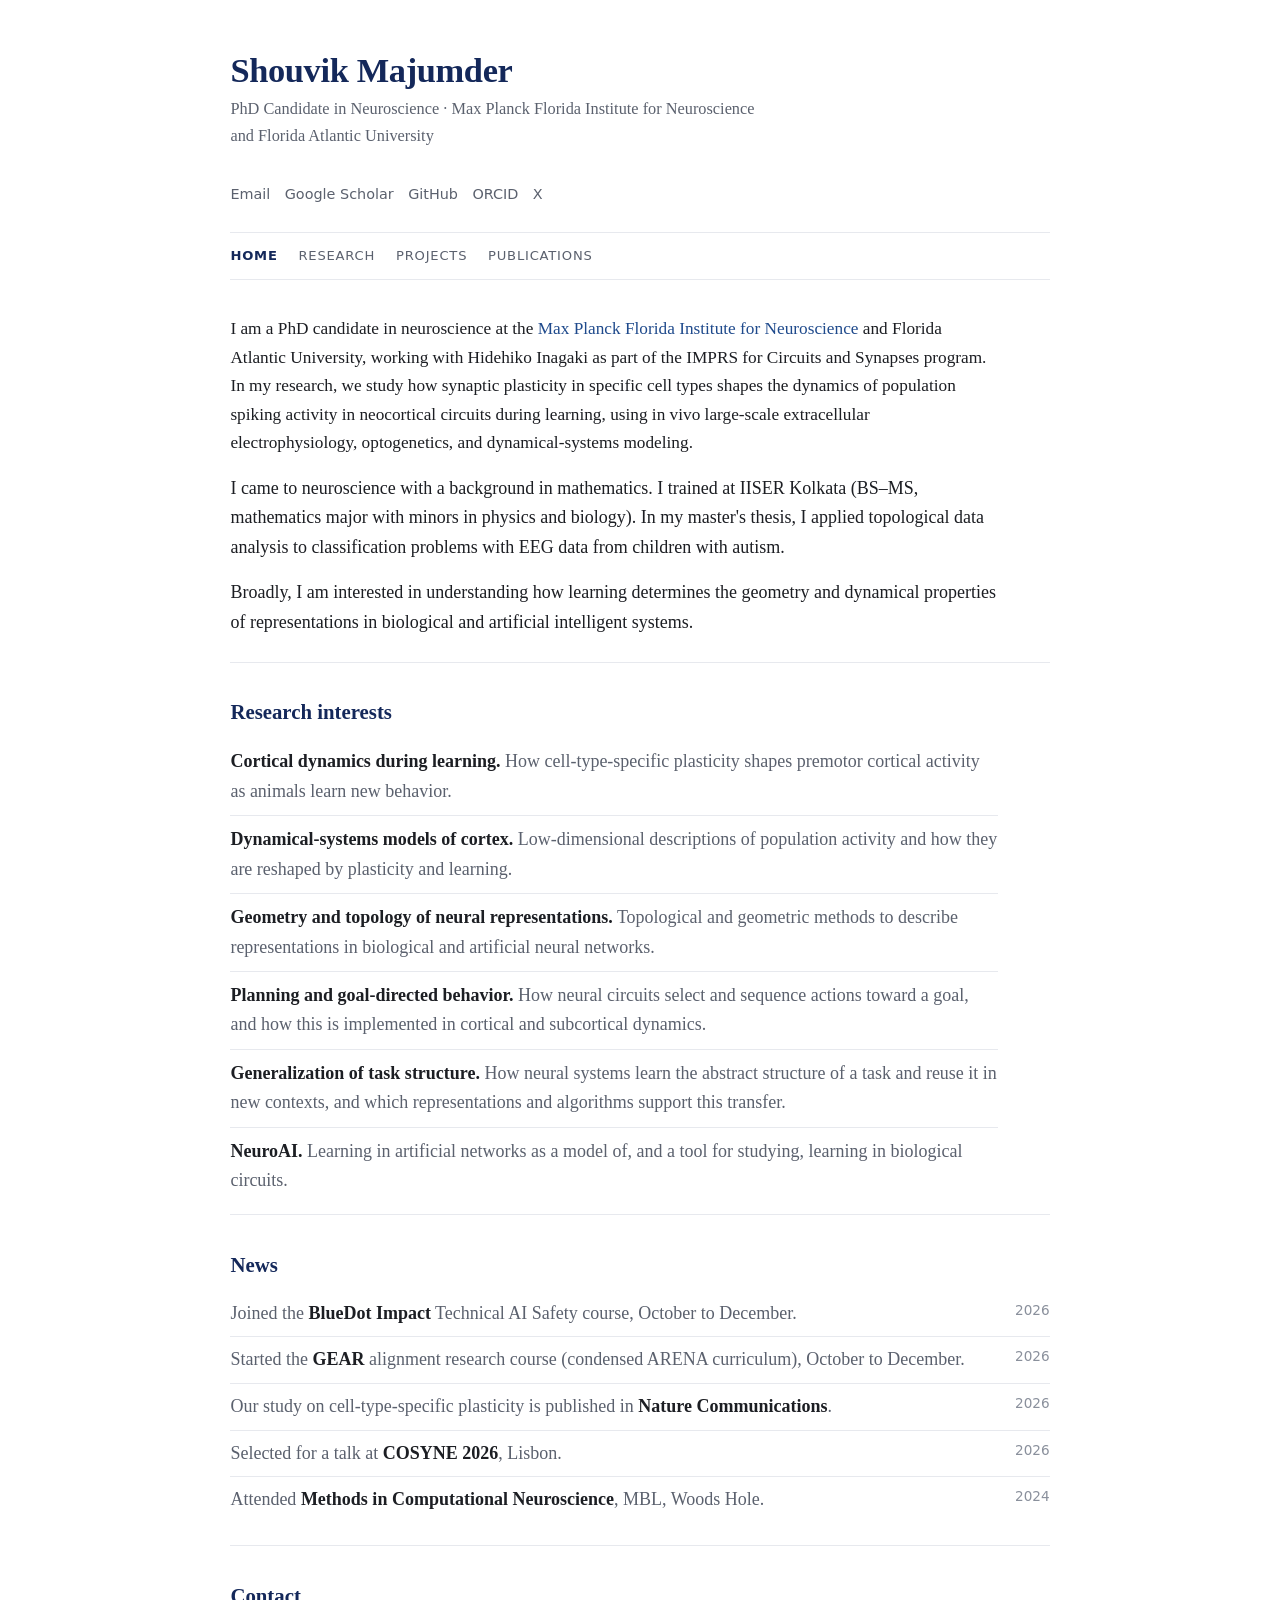
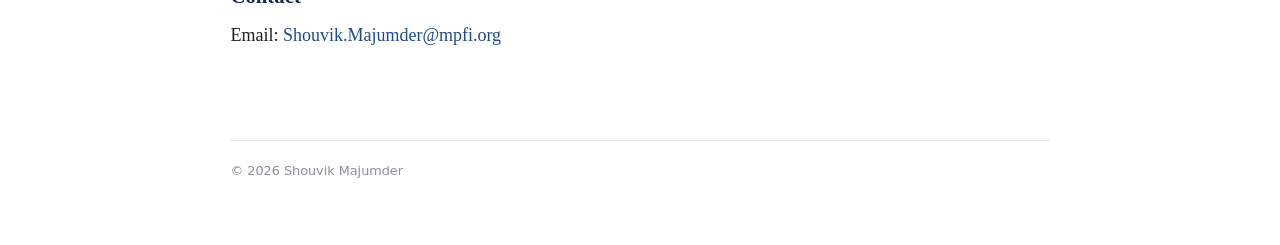
<file: index.html>
<!DOCTYPE html>
<html lang="en">
<head>
  <meta charset="utf-8">
  <meta name="viewport" content="width=device-width, initial-scale=1">
  <title>Shouvik Majumder</title>
  <meta name="description" content="Shouvik Majumder, PhD candidate in neuroscience at the Max Planck Florida Institute for Neuroscience and Florida Atlantic University. Systems and computational neuroscience, NeuroAI.">
  <meta property="og:title" content="Shouvik Majumder">
  <meta property="og:description" content="PhD candidate in neuroscience. Systems and computational neuroscience, NeuroAI.">
  <meta property="og:type" content="website">
  <link rel="stylesheet" href="assets/site.css">
</head>
<body>
  <header class="site-header">
    <div class="identity">
      <div>
        <h1><a href="index.html">Shouvik Majumder</a></h1>
        <p class="affiliation">PhD Candidate in Neuroscience · Max Planck Florida Institute for Neuroscience and Florida Atlantic University</p>
      </div>
      <div class="header-links" aria-label="Professional links">
        <a href="mailto:Shouvik.Majumder@mpfi.org">Email</a>
        <a href="https://scholar.google.com/citations?user=onPwMWQAAAAJ&amp;hl=en" target="_blank" rel="noopener">Google Scholar</a>
        <a href="https://github.com/shouvik-majumder" target="_blank" rel="noopener">GitHub</a>
        <a href="https://orcid.org/0000-0002-3828-3566" target="_blank" rel="noopener">ORCID</a>
        <a href="https://x.com/ShouvikMajumd11" target="_blank" rel="noopener">X</a>
      </div>
    </div>
    <nav class="site-nav" aria-label="Primary navigation">
      <a href="index.html" aria-current="page">Home</a>
      <a href="research.html">Research</a>
      <a href="projects.html">Projects</a>
      <a href="publications.html">Publications</a>
    </nav>
  </header>

  <main class="page">
    <section class="section">
      <p class="lede">
        I am a PhD candidate in neuroscience at the
        <a href="https://mpfi.org" target="_blank" rel="noopener">Max Planck Florida Institute for Neuroscience</a>
        and Florida Atlantic University, working with Hidehiko Inagaki as part of the IMPRS for Circuits and
        Synapses program. In my research, we study how synaptic plasticity in specific cell types shapes the
        dynamics of population spiking activity in neocortical circuits during learning, using in vivo large-scale
        extracellular electrophysiology, optogenetics, and dynamical-systems modeling.
      </p>
      <p>
        I came to neuroscience with a background in mathematics. I trained at IISER Kolkata (BS&ndash;MS,
        mathematics major with minors in physics and biology). In my master's thesis, I applied topological data
        analysis to classification problems with EEG data from children with autism.
      </p>
      <p>
        Broadly, I am interested in understanding how learning determines the geometry and dynamical properties
        of representations in biological and artificial intelligent systems.
      </p>
    </section>

    <section class="section" aria-labelledby="interests">
      <h2 id="interests">Research interests</h2>
      <ul class="themes">
        <li><b>Cortical dynamics during learning.</b> How cell-type-specific plasticity shapes premotor cortical activity as animals learn new behavior.</li>
        <li><b>Dynamical-systems models of cortex.</b> Low-dimensional descriptions of population activity and how they are reshaped by plasticity and learning.</li>
        <li><b>Geometry and topology of neural representations.</b> Topological and geometric methods to describe representations in biological and artificial neural networks.</li>
        <li><b>Planning and goal-directed behavior.</b> How neural circuits select and sequence actions toward a goal, and how this is implemented in cortical and subcortical dynamics.</li>
        <li><b>Generalization of task structure.</b> How neural systems learn the abstract structure of a task and reuse it in new contexts, and which representations and algorithms support this transfer.</li>
        <li><b>NeuroAI.</b> Learning in artificial networks as a model of, and a tool for studying, learning in biological circuits.</li>
      </ul>
    </section>

    <section class="section" aria-labelledby="news">
      <h2 id="news">News</h2>
      <div class="rows">
        <div class="row"><div>Joined the <b>BlueDot Impact</b> Technical AI Safety course, October to December.</div><div class="when">2026</div></div>
        <div class="row"><div>Started the <b>GEAR</b> alignment research course (condensed ARENA curriculum), October to December.</div><div class="when">2026</div></div>
        <div class="row"><div>Our study on cell-type-specific plasticity is published in <b>Nature Communications</b>.</div><div class="when">2026</div></div>
        <div class="row"><div>Selected for a talk at <b>COSYNE 2026</b>, Lisbon.</div><div class="when">2026</div></div>
        <div class="row"><div>Attended <b>Methods in Computational Neuroscience</b>, MBL, Woods Hole.</div><div class="when">2024</div></div>
      </div>
    </section>

    <section class="section" aria-labelledby="contact">
      <h2 id="contact">Contact</h2>
      <p>Email: <a href="mailto:Shouvik.Majumder@mpfi.org">Shouvik.Majumder@mpfi.org</a></p>
    </section>
  </main>

  <footer class="site-footer">
    <div class="footer-inner"><span>© <span id="yr">2026</span> Shouvik Majumder</span></div>
  </footer>
  <script>document.getElementById('yr').textContent = new Date().getFullYear();</script>
</body>
</html>
</file>
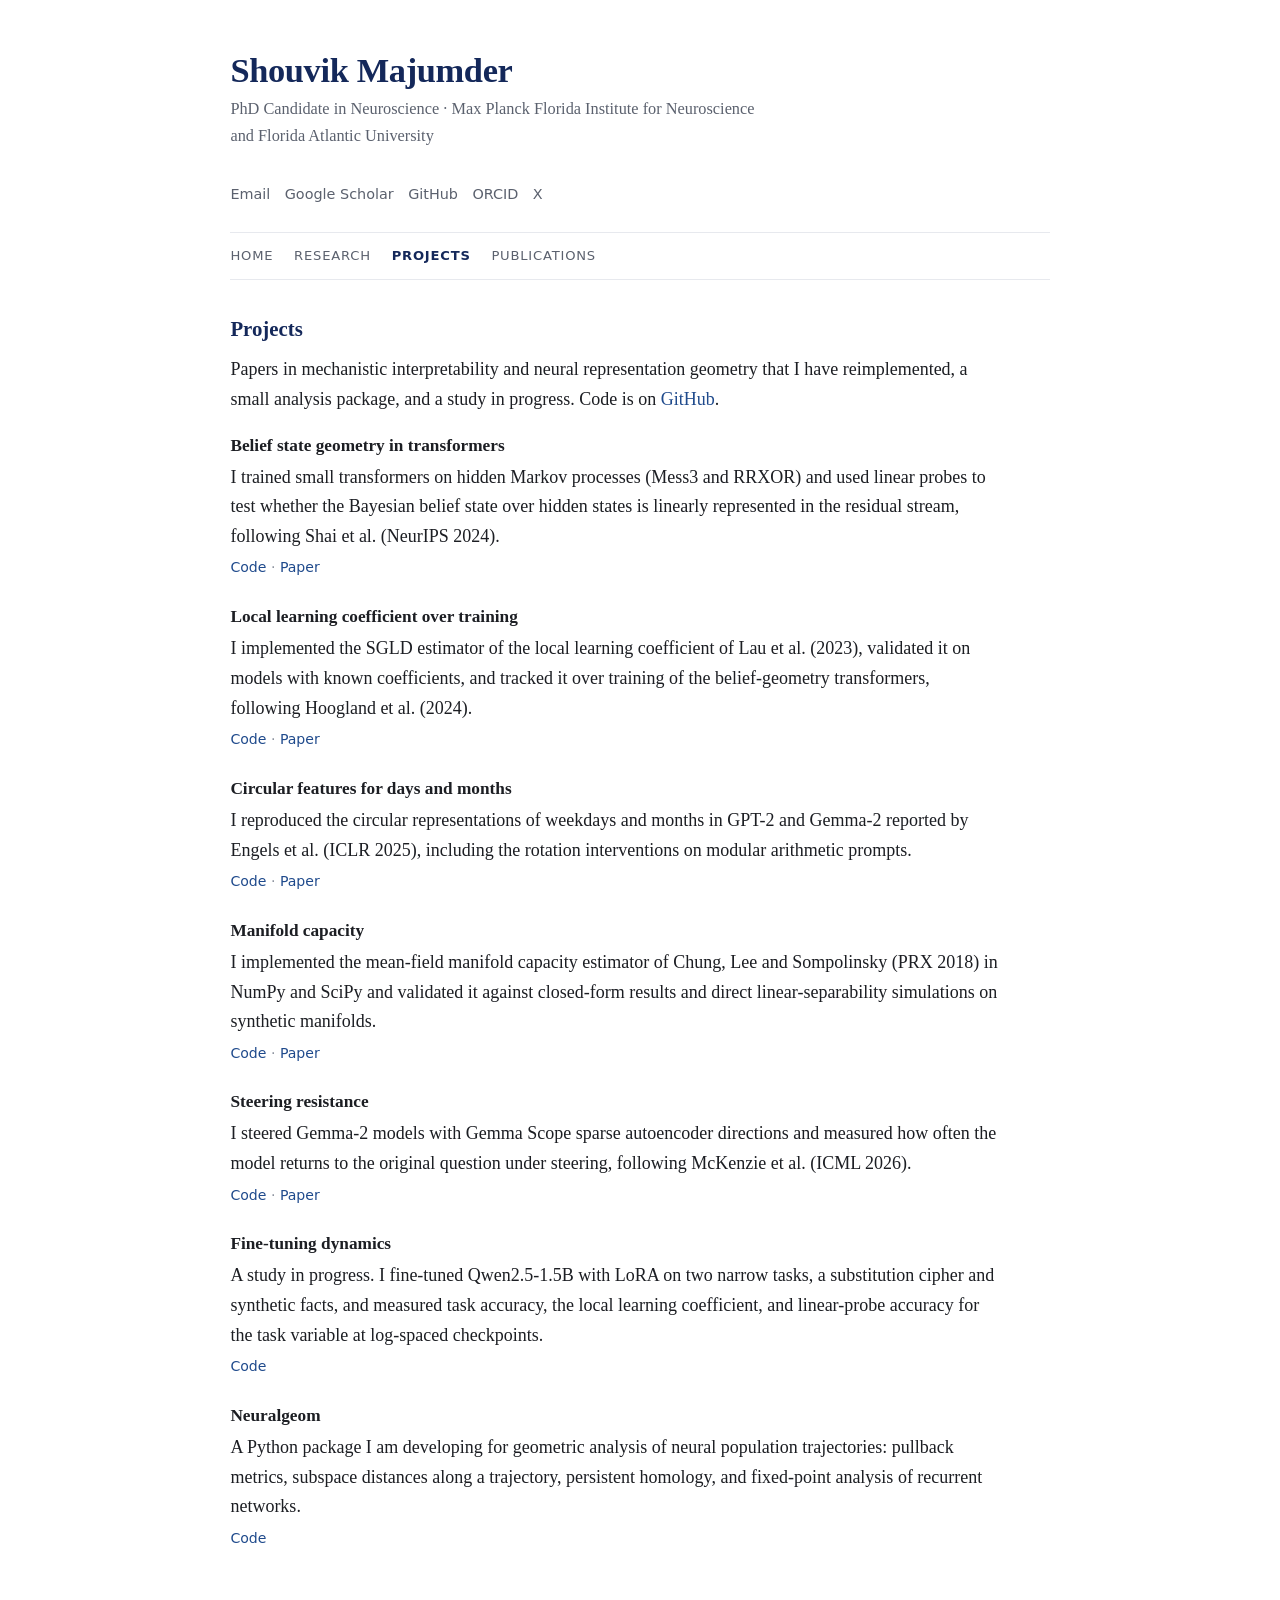
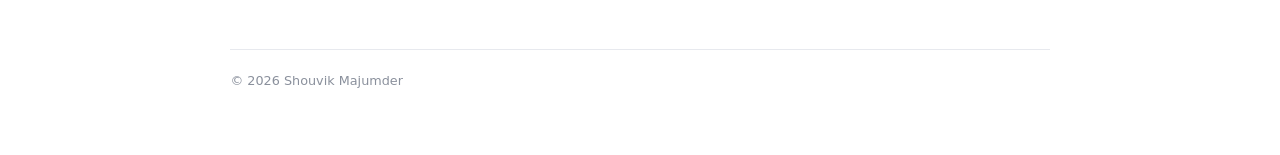
<file: projects.html>
<!DOCTYPE html>
<html lang="en">
<head>
  <meta charset="utf-8">
  <meta name="viewport" content="width=device-width, initial-scale=1">
  <title>Projects | Shouvik Majumder</title>
  <meta name="description" content="Reimplementations of papers in mechanistic interpretability and neural representation geometry.">
  <meta property="og:title" content="Projects | Shouvik Majumder">
  <meta property="og:description" content="Reimplementations of papers in mechanistic interpretability and neural representation geometry.">
  <meta property="og:type" content="website">
  <link rel="stylesheet" href="assets/site.css">
</head>
<body>
  <header class="site-header">
    <div class="identity">
      <div>
        <h1><a href="index.html">Shouvik Majumder</a></h1>
        <p class="affiliation">PhD Candidate in Neuroscience · Max Planck Florida Institute for Neuroscience and Florida Atlantic University</p>
      </div>
      <div class="header-links" aria-label="Professional links">
        <a href="mailto:Shouvik.Majumder@mpfi.org">Email</a>
        <a href="https://scholar.google.com/citations?user=onPwMWQAAAAJ&amp;hl=en" target="_blank" rel="noopener">Google Scholar</a>
        <a href="https://github.com/shouvik-majumder" target="_blank" rel="noopener">GitHub</a>
        <a href="https://orcid.org/0000-0002-3828-3566" target="_blank" rel="noopener">ORCID</a>
        <a href="https://x.com/ShouvikMajumd11" target="_blank" rel="noopener">X</a>
      </div>
    </div>
    <nav class="site-nav" aria-label="Primary navigation">
      <a href="index.html">Home</a>
      <a href="research.html">Research</a>
      <a href="projects.html" aria-current="page">Projects</a>
      <a href="publications.html">Publications</a>
    </nav>
  </header>

  <main class="page">
    <section class="section" aria-labelledby="projects">
      <h2 id="projects">Projects</h2>
      <p>Papers in mechanistic interpretability and neural representation geometry that I have reimplemented, a small analysis package, and a study in progress. Code is on <a href="https://github.com/shouvik-majumder" target="_blank" rel="noopener">GitHub</a>.</p>

      <div class="project-list">
        <article class="project">
          <h3>Belief state geometry in transformers</h3>
          <p>I trained small transformers on hidden Markov processes (Mess3 and RRXOR) and used linear probes to test whether the Bayesian belief state over hidden states is linearly represented in the residual stream, following Shai et al. (NeurIPS 2024).</p>
          <p class="links"><a href="https://github.com/shouvik-majumder/belief-geometry" target="_blank" rel="noopener">Code</a> · <a href="https://arxiv.org/abs/2405.15943" target="_blank" rel="noopener">Paper</a></p>
        </article>

        <article class="project">
          <h3>Local learning coefficient over training</h3>
          <p>I implemented the SGLD estimator of the local learning coefficient of Lau et al. (2023), validated it on models with known coefficients, and tracked it over training of the belief-geometry transformers, following Hoogland et al. (2024).</p>
          <p class="links"><a href="https://github.com/shouvik-majumder/llc" target="_blank" rel="noopener">Code</a> · <a href="https://arxiv.org/abs/2402.02364" target="_blank" rel="noopener">Paper</a></p>
        </article>

        <article class="project">
          <h3>Circular features for days and months</h3>
          <p>I reproduced the circular representations of weekdays and months in GPT-2 and Gemma-2 reported by Engels et al. (ICLR 2025), including the rotation interventions on modular arithmetic prompts.</p>
          <p class="links"><a href="https://github.com/shouvik-majumder/circular-features" target="_blank" rel="noopener">Code</a> · <a href="https://arxiv.org/abs/2405.14860" target="_blank" rel="noopener">Paper</a></p>
        </article>

        <article class="project">
          <h3>Manifold capacity</h3>
          <p>I implemented the mean-field manifold capacity estimator of Chung, Lee and Sompolinsky (PRX 2018) in NumPy and SciPy and validated it against closed-form results and direct linear-separability simulations on synthetic manifolds.</p>
          <p class="links"><a href="https://github.com/shouvik-majumder/manifold-capacity" target="_blank" rel="noopener">Code</a> · <a href="https://doi.org/10.1103/PhysRevX.8.031003" target="_blank" rel="noopener">Paper</a></p>
        </article>

        <article class="project">
          <h3>Steering resistance</h3>
          <p>I steered Gemma-2 models with Gemma Scope sparse autoencoder directions and measured how often the model returns to the original question under steering, following McKenzie et al. (ICML 2026).</p>
          <p class="links"><a href="https://github.com/shouvik-majumder/steering-resistance" target="_blank" rel="noopener">Code</a> · <a href="https://arxiv.org/abs/2602.06941" target="_blank" rel="noopener">Paper</a></p>
        </article>

        <article class="project">
          <h3>Fine-tuning dynamics</h3>
          <p>A study in progress. I fine-tuned Qwen2.5-1.5B with LoRA on two narrow tasks, a substitution cipher and synthetic facts, and measured task accuracy, the local learning coefficient, and linear-probe accuracy for the task variable at log-spaced checkpoints.</p>
          <p class="links"><a href="https://github.com/shouvik-majumder/finetune-dynamics" target="_blank" rel="noopener">Code</a></p>
        </article>

        <article class="project">
          <h3>Neuralgeom</h3>
          <p>A Python package I am developing for geometric analysis of neural population trajectories: pullback metrics, subspace distances along a trajectory, persistent homology, and fixed-point analysis of recurrent networks.</p>
          <p class="links"><a href="https://github.com/shouvik-majumder/neuralgeom" target="_blank" rel="noopener">Code</a></p>
        </article>
      </div>
    </section>
  </main>

  <footer class="site-footer">
    <div class="footer-inner"><span>© <span id="yr">2026</span> Shouvik Majumder</span></div>
  </footer>
  <script>document.getElementById('yr').textContent = new Date().getFullYear();</script>
</body>
</html>
</file>
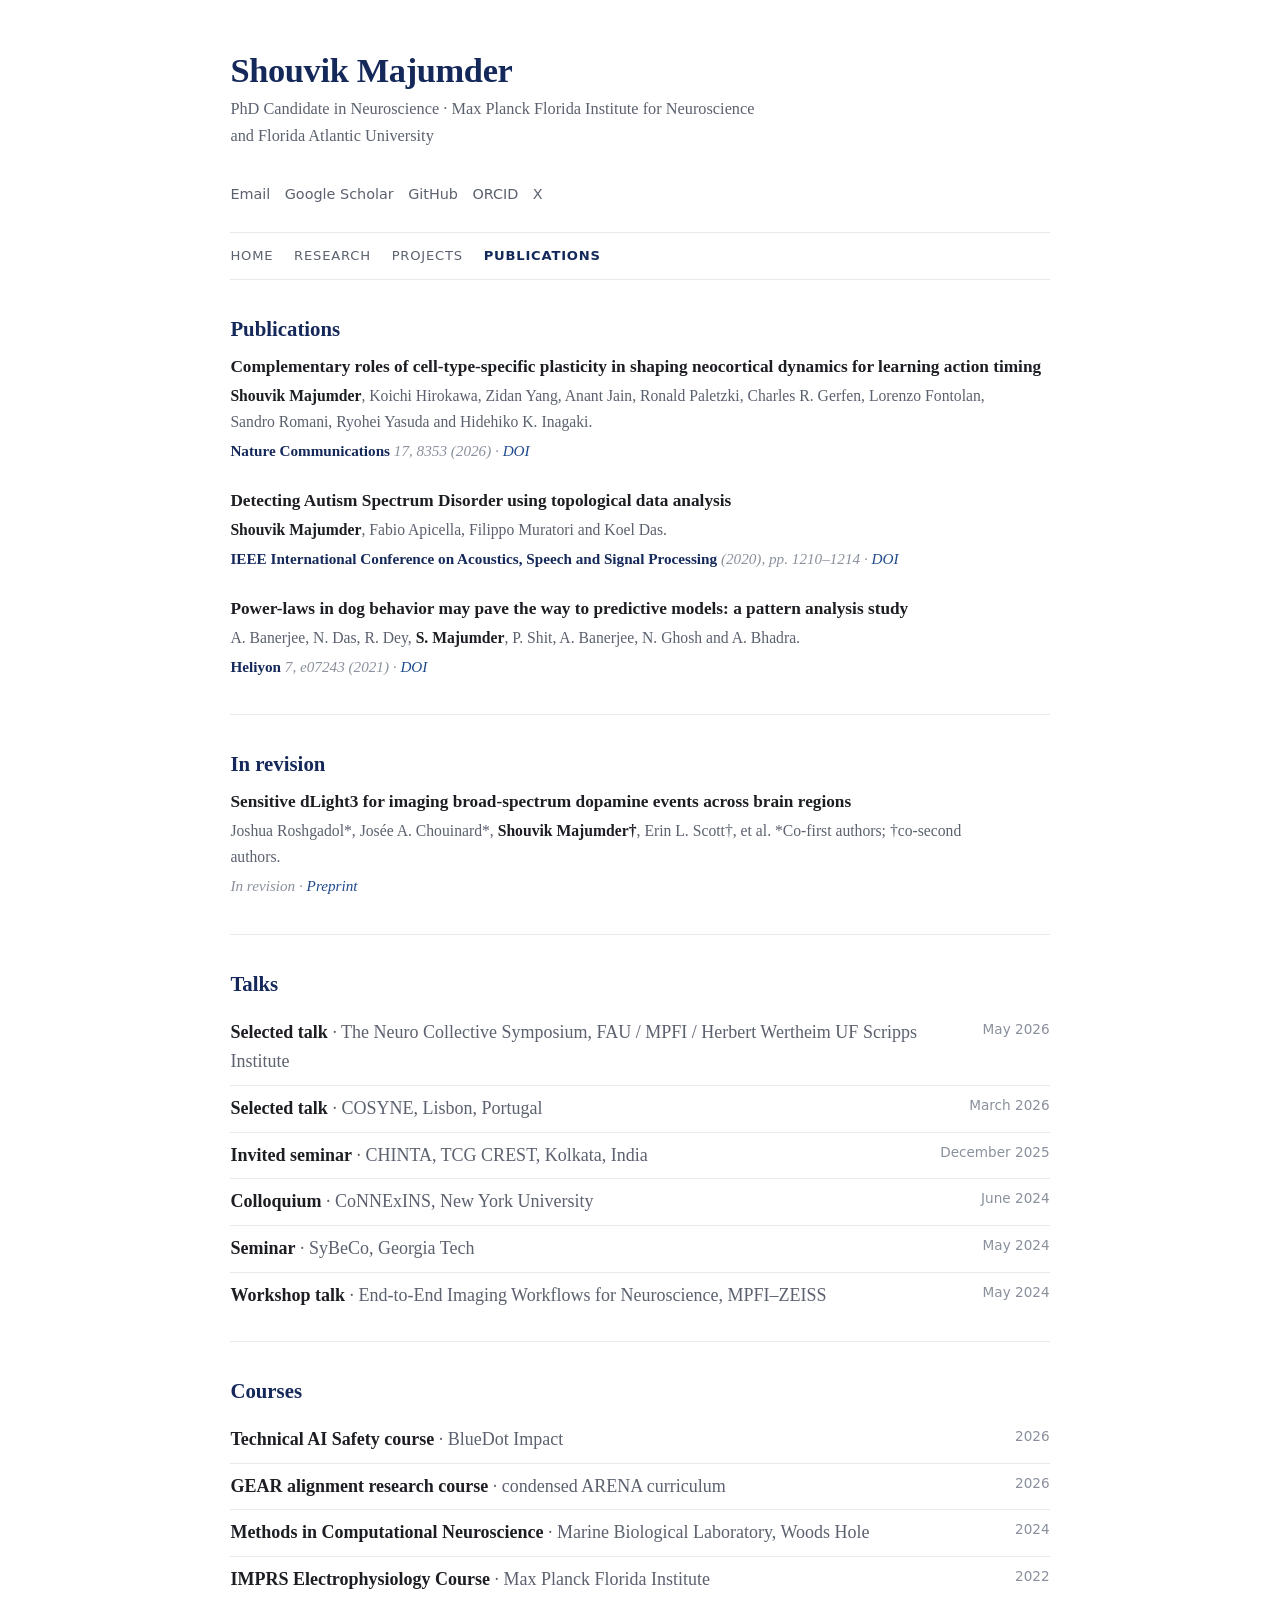
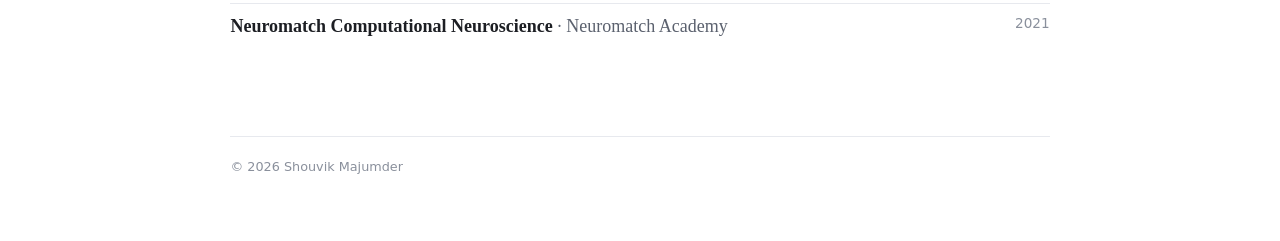
<file: publications.html>
<!DOCTYPE html>
<html lang="en">
<head>
  <meta charset="utf-8">
  <meta name="viewport" content="width=device-width, initial-scale=1">
  <title>Publications | Shouvik Majumder</title>
  <meta name="description" content="Peer-reviewed publications, manuscripts, talks, and selected training by Shouvik Majumder.">
  <meta property="og:title" content="Publications | Shouvik Majumder">
  <meta property="og:description" content="Research publications in systems neuroscience, topological data analysis, and quantitative behavior.">
  <meta property="og:type" content="website">
  <link rel="stylesheet" href="assets/site.css">
</head>
<body>
  <header class="site-header">
    <div class="identity">
      <div>
        <h1><a href="index.html">Shouvik Majumder</a></h1>
        <p class="affiliation">PhD Candidate in Neuroscience · Max Planck Florida Institute for Neuroscience and Florida Atlantic University</p>
      </div>
      <div class="header-links" aria-label="Professional links">
        <a href="mailto:Shouvik.Majumder@mpfi.org">Email</a>
        <a href="https://scholar.google.com/citations?user=onPwMWQAAAAJ&amp;hl=en" target="_blank" rel="noopener">Google Scholar</a>
        <a href="https://github.com/shouvik-majumder" target="_blank" rel="noopener">GitHub</a>
        <a href="https://orcid.org/0000-0002-3828-3566" target="_blank" rel="noopener">ORCID</a>
        <a href="https://x.com/ShouvikMajumd11" target="_blank" rel="noopener">X</a>
      </div>
    </div>
    <nav class="site-nav" aria-label="Primary navigation">
      <a href="index.html">Home</a>
      <a href="research.html">Research</a>
      <a href="projects.html">Projects</a>
      <a href="publications.html" aria-current="page">Publications</a>
    </nav>
  </header>

  <main class="page">
    <section class="section" aria-labelledby="peer-reviewed">
            <h2 id="peer-reviewed">Publications</h2>
      <div class="publication-list">
        <article class="publication">
          <h3>Complementary roles of cell-type-specific plasticity in shaping neocortical dynamics for learning action timing</h3>
          <p class="authors"><span class="me">Shouvik Majumder</span>, Koichi Hirokawa, Zidan Yang, Anant Jain, Ronald Paletzki, Charles R. Gerfen, Lorenzo Fontolan, Sandro Romani, Ryohei Yasuda and Hidehiko K. Inagaki.</p>
          <p class="venue"><strong>Nature Communications</strong> 17, 8353 (2026) · <a href="https://doi.org/10.1038/s41467-026-74869-1" target="_blank" rel="noopener">DOI</a></p>
        </article>
        <article class="publication">
          <h3>Detecting Autism Spectrum Disorder using topological data analysis</h3>
          <p class="authors"><span class="me">Shouvik Majumder</span>, Fabio Apicella, Filippo Muratori and Koel Das.</p>
          <p class="venue"><strong>IEEE International Conference on Acoustics, Speech and Signal Processing</strong> (2020), pp. 1210–1214 · <a href="https://doi.org/10.1109/ICASSP40776.2020.9054747" target="_blank" rel="noopener">DOI</a></p>
        </article>
        <article class="publication">
          <h3>Power-laws in dog behavior may pave the way to predictive models: a pattern analysis study</h3>
          <p class="authors">A. Banerjee, N. Das, R. Dey, <span class="me">S. Majumder</span>, P. Shit, A. Banerjee, N. Ghosh and A. Bhadra.</p>
          <p class="venue"><strong>Heliyon</strong> 7, e07243 (2021) · <a href="https://doi.org/10.1016/j.heliyon.2021.e07243" target="_blank" rel="noopener">DOI</a></p>
        </article>
      </div>
    </section>

    <section class="section" aria-labelledby="revision">
            <h2 id="revision">In revision</h2>
      <div class="publication-list">
        <article class="publication">
          <h3>Sensitive dLight3 for imaging broad-spectrum dopamine events across brain regions</h3>
          <p class="authors">Joshua Roshgadol*, Josée A. Chouinard*, <span class="me">Shouvik Majumder†</span>, Erin L. Scott†, et al. *Co-first authors; †co-second authors.</p>
          <p class="venue">In revision · <a href="https://pmc.ncbi.nlm.nih.gov/articles/PMC12393496/" target="_blank" rel="noopener">Preprint</a></p>
        </article>
      </div>
    </section>

    <section class="section" aria-labelledby="talks">
            <h2 id="talks">Talks</h2>
      <div class="rows">
        <div class="row"><div><b>Selected talk</b> · The Neuro Collective Symposium, FAU / MPFI / Herbert Wertheim UF Scripps Institute</div><div class="when">May 2026</div></div>
        <div class="row"><div><b>Selected talk</b> · COSYNE, Lisbon, Portugal</div><div class="when">March 2026</div></div>
        <div class="row"><div><b>Invited seminar</b> · CHINTA, TCG CREST, Kolkata, India</div><div class="when">December 2025</div></div>
        <div class="row"><div><b>Colloquium</b> · CoNNExINS, New York University</div><div class="when">June 2024</div></div>
        <div class="row"><div><b>Seminar</b> · SyBeCo, Georgia Tech</div><div class="when">May 2024</div></div>
        <div class="row"><div><b>Workshop talk</b> · End-to-End Imaging Workflows for Neuroscience, MPFI–ZEISS</div><div class="when">May 2024</div></div>
      </div>
    </section>

    <section class="section" aria-labelledby="training">
            <h2 id="training">Courses</h2>
      <div class="rows">
        <div class="row"><div><b>Technical AI Safety course</b> · BlueDot Impact</div><div class="when">2026</div></div>
        <div class="row"><div><b>GEAR alignment research course</b> · condensed ARENA curriculum</div><div class="when">2026</div></div>
        <div class="row"><div><b>Methods in Computational Neuroscience</b> · Marine Biological Laboratory, Woods Hole</div><div class="when">2024</div></div>
        <div class="row"><div><b>IMPRS Electrophysiology Course</b> · Max Planck Florida Institute</div><div class="when">2022</div></div>
        <div class="row"><div><b>Neuromatch Computational Neuroscience</b> · Neuromatch Academy</div><div class="when">2021</div></div>
      </div>
    </section>
  </main>

  <footer class="site-footer">
    <div class="footer-inner"><span>© <span id="yr">2026</span> Shouvik Majumder</span></div>
  </footer>
  <script>document.getElementById('yr').textContent = new Date().getFullYear();</script>
</body>
</html>
</file>
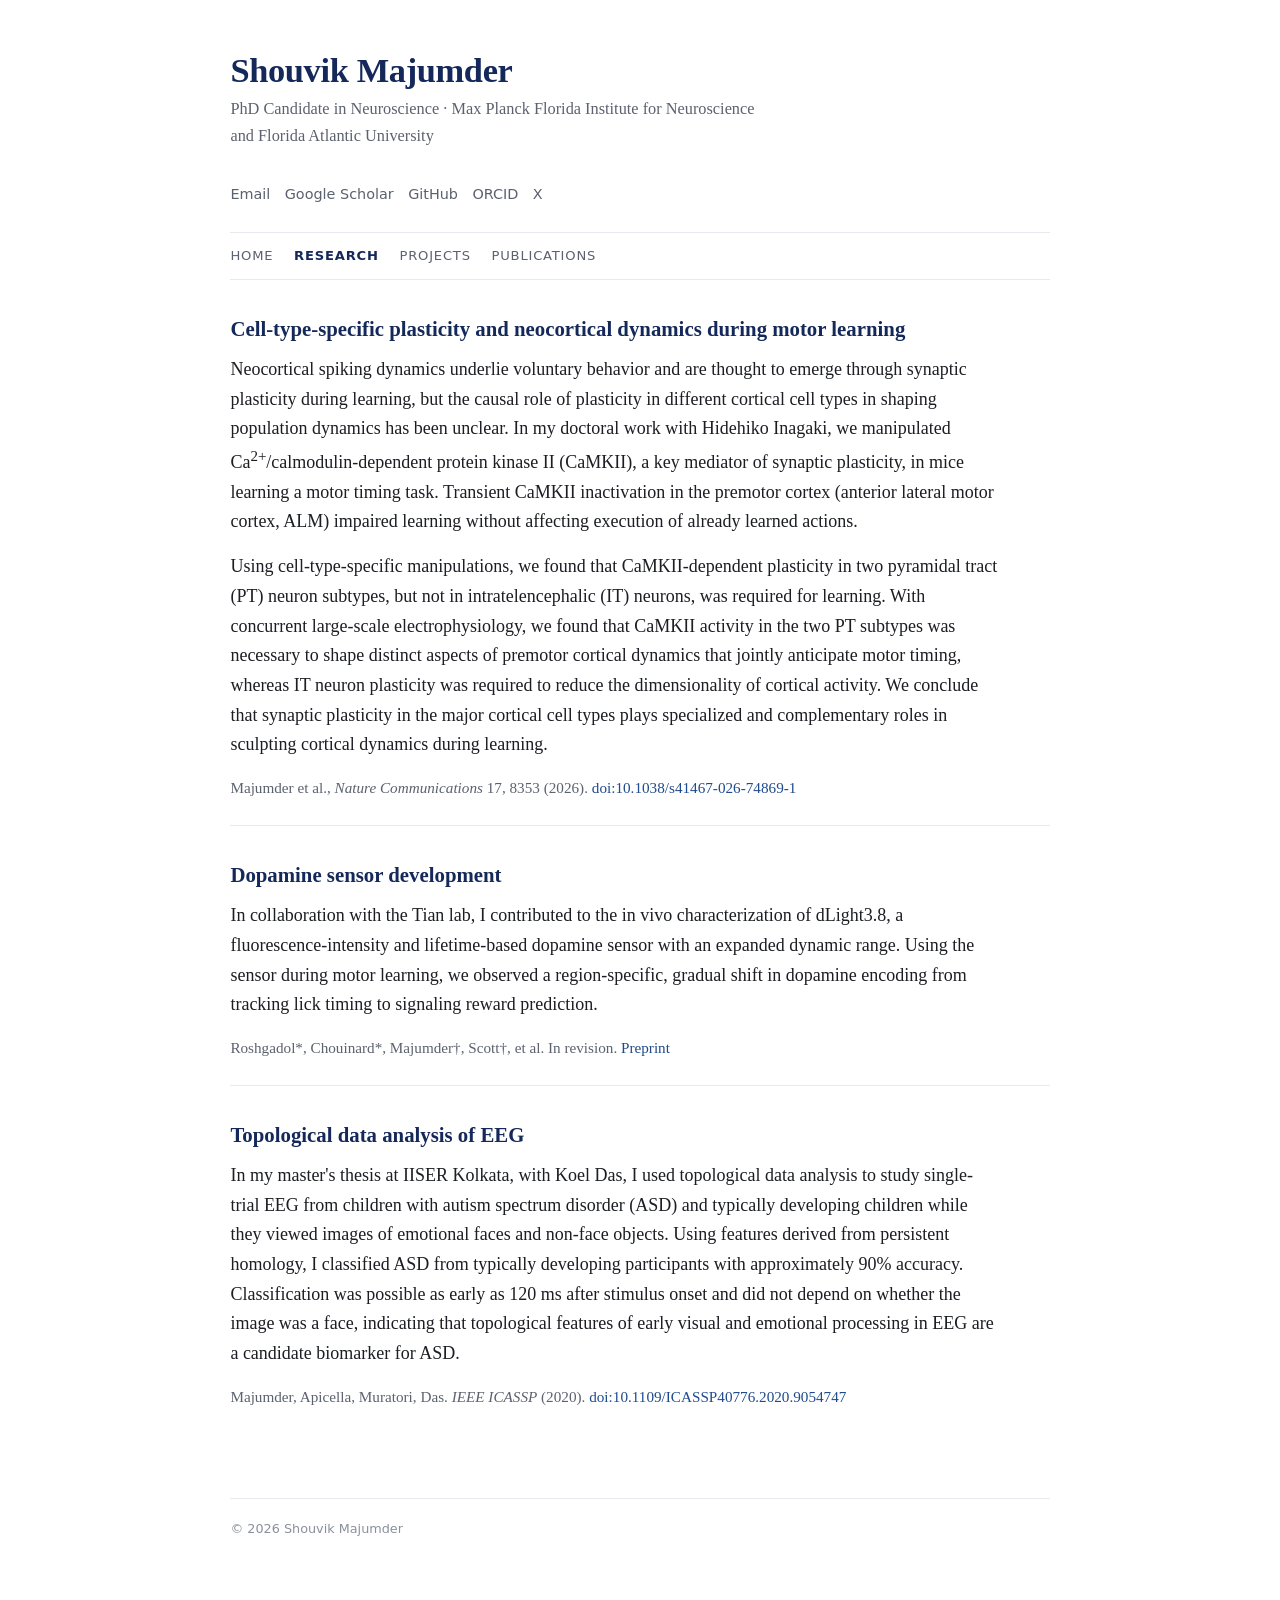
<file: research.html>
<!DOCTYPE html>
<html lang="en">
<head>
  <meta charset="utf-8">
  <meta name="viewport" content="width=device-width, initial-scale=1">
  <title>Research | Shouvik Majumder</title>
  <meta name="description" content="Research on cell-type-specific synaptic plasticity and neocortical dynamics during motor learning, dopamine sensor development, and topological data analysis of EEG.">
  <meta property="og:title" content="Research | Shouvik Majumder">
  <meta property="og:description" content="Research on cell-type-specific synaptic plasticity and neocortical dynamics during motor learning, dopamine sensor development, and topological data analysis of EEG.">
  <meta property="og:type" content="website">
  <link rel="stylesheet" href="assets/site.css">
</head>
<body>
  <header class="site-header">
    <div class="identity">
      <div>
        <h1><a href="index.html">Shouvik Majumder</a></h1>
        <p class="affiliation">PhD Candidate in Neuroscience · Max Planck Florida Institute for Neuroscience and Florida Atlantic University</p>
      </div>
      <div class="header-links" aria-label="Professional links">
        <a href="mailto:Shouvik.Majumder@mpfi.org">Email</a>
        <a href="https://scholar.google.com/citations?user=onPwMWQAAAAJ&amp;hl=en" target="_blank" rel="noopener">Google Scholar</a>
        <a href="https://github.com/shouvik-majumder" target="_blank" rel="noopener">GitHub</a>
        <a href="https://orcid.org/0000-0002-3828-3566" target="_blank" rel="noopener">ORCID</a>
        <a href="https://x.com/ShouvikMajumd11" target="_blank" rel="noopener">X</a>
      </div>
    </div>
    <nav class="site-nav" aria-label="Primary navigation">
      <a href="index.html">Home</a>
      <a href="research.html" aria-current="page">Research</a>
      <a href="projects.html">Projects</a>
      <a href="publications.html">Publications</a>
    </nav>
  </header>

  <main class="page">
    <section class="section" aria-labelledby="plasticity">
      <h2 id="plasticity">Cell-type-specific plasticity and neocortical dynamics during motor learning</h2>
      <p>
        Neocortical spiking dynamics underlie voluntary behavior and are thought to emerge through synaptic
        plasticity during learning, but the causal role of plasticity in different cortical cell types in shaping
        population dynamics has been unclear. In my doctoral work with Hidehiko Inagaki, we manipulated
        Ca<sup>2+</sup>/calmodulin-dependent protein kinase II (CaMKII), a key mediator of synaptic plasticity,
        in mice learning a motor timing task. Transient CaMKII inactivation in the premotor cortex (anterior
        lateral motor cortex, ALM) impaired learning without affecting execution of already learned actions.
      </p>
      <p>
        Using cell-type-specific manipulations, we found that CaMKII-dependent plasticity in two pyramidal tract
        (PT) neuron subtypes, but not in intratelencephalic (IT) neurons, was required for learning. With
        concurrent large-scale electrophysiology, we found that CaMKII activity in the two PT subtypes was
        necessary to shape distinct aspects of premotor cortical dynamics that jointly anticipate motor timing,
        whereas IT neuron plasticity was required to reduce the dimensionality of cortical activity. We conclude
        that synaptic plasticity in the major cortical cell types plays specialized and complementary roles in
        sculpting cortical dynamics during learning.
      </p>
      <p class="ref">
        Majumder et al., <em>Nature Communications</em> 17, 8353 (2026).
        <a href="https://doi.org/10.1038/s41467-026-74869-1" target="_blank" rel="noopener">doi:10.1038/s41467-026-74869-1</a>
      </p>
    </section>

    <section class="section" aria-labelledby="dopamine">
      <h2 id="dopamine">Dopamine sensor development</h2>
      <p>
        In collaboration with the Tian lab, I contributed to the in vivo characterization of dLight3.8, a
        fluorescence-intensity and lifetime-based dopamine sensor with an expanded dynamic range. Using the sensor
        during motor learning, we observed a region-specific, gradual shift in dopamine encoding from tracking lick
        timing to signaling reward prediction.
      </p>
      <p class="ref">
        Roshgadol*, Chouinard*, Majumder&dagger;, Scott&dagger;, et al. In revision.
        <a href="https://pmc.ncbi.nlm.nih.gov/articles/PMC12393496/" target="_blank" rel="noopener">Preprint</a>
      </p>
    </section>

    <section class="section" aria-labelledby="tda">
      <h2 id="tda">Topological data analysis of EEG</h2>
      <p>
        In my master's thesis at IISER Kolkata, with Koel Das, I used topological data analysis to study
        single-trial EEG from children with autism spectrum disorder (ASD) and typically developing children while
        they viewed images of emotional faces and non-face objects. Using features derived from persistent
        homology, I classified ASD from typically developing participants with approximately 90% accuracy.
        Classification was possible as early as 120 ms after stimulus onset and did not depend on whether the
        image was a face, indicating that topological features of early visual and emotional processing in EEG
        are a candidate biomarker for ASD.
      </p>
      <p class="ref">
        Majumder, Apicella, Muratori, Das. <em>IEEE ICASSP</em> (2020).
        <a href="https://doi.org/10.1109/ICASSP40776.2020.9054747" target="_blank" rel="noopener">doi:10.1109/ICASSP40776.2020.9054747</a>
      </p>
    </section>
  </main>

  <footer class="site-footer">
    <div class="footer-inner"><span>© <span id="yr">2026</span> Shouvik Majumder</span></div>
  </footer>
  <script>document.getElementById('yr').textContent = new Date().getFullYear();</script>
</body>
</html>
</file>
<file: assets/site.css>
/* Shared stylesheet for the sub-pages (neuroscience, mathematics, publications).
   Design tokens match index.html. */
:root{
  --bg:#ffffff; --fg:#1c1e23; --muted:#5b616e; --faint:#8a909c;
  --accent:#14285a; --accent-2:#1f4a8c; --rule:#e7e9ee; --card:#fafbfc;
  --maxw:54rem;
  --sans:ui-sans-serif,system-ui,-apple-system,"Segoe UI",Roboto,Helvetica,Arial,sans-serif;
  --serif:"Charter","Georgia","Cambria",ui-serif,serif;
}
@media (prefers-color-scheme: dark){
  :root{
    --bg:#101216; --fg:#e6e8ec; --muted:#a6acb8; --faint:#757c88;
    --accent:#c7d4ee; --accent-2:#8fb2e6; --rule:#262a31; --card:#171a1f;
  }
}

*{box-sizing:border-box;}
html{-webkit-text-size-adjust:100%; scroll-behavior:smooth;}
body{
  margin:0; background:var(--bg); color:var(--fg);
  font-family:var(--serif); font-size:18px; line-height:1.65;
  -webkit-font-smoothing:antialiased; text-rendering:optimizeLegibility;
}
a{color:var(--accent-2); text-decoration:none; border-bottom:1px solid transparent;}
a:hover{border-bottom-color:var(--accent-2);}
p{margin:.1rem 0 .95rem;}
sub{font-size:.75em; line-height:0;}

/* ---------- Header ---------- */
.site-header{max-width:var(--maxw); margin:0 auto; padding:3.2rem 1.4rem 0;}
.identity{display:flex; justify-content:space-between; align-items:flex-start; gap:1.5rem 2rem; flex-wrap:wrap;}
.identity h1{font-size:2.15rem; line-height:1.15; margin:0 0 .35rem; letter-spacing:-.01em; font-weight:700;}
.identity h1 a{color:var(--accent); border-bottom:none;}
.identity h1 a:hover{color:var(--accent-2);}
.affiliation{color:var(--muted); font-size:1.02rem; margin:0; max-width:34rem;}
.header-links{
  font-family:var(--sans); font-size:.9rem;
  display:flex; flex-wrap:wrap; gap:.35rem .9rem; padding-top:.55rem;
}
.header-links a{color:var(--muted); border-bottom:none;}
.header-links a:hover{color:var(--accent-2);}

.site-nav{
  font-family:var(--sans); font-size:.82rem; letter-spacing:.06em; text-transform:uppercase;
  margin:1.6rem 0 0; padding:.75rem 0;
  border-top:1px solid var(--rule); border-bottom:1px solid var(--rule);
  display:flex; flex-wrap:wrap; gap:1.3rem;
}
.site-nav a{color:var(--muted); border-bottom:none;}
.site-nav a:hover{color:var(--accent-2);}
.site-nav a[aria-current="page"]{color:var(--accent); font-weight:600;}

/* ---------- Page body ---------- */
.page{max-width:var(--maxw); margin:0 auto; padding:0 1.4rem 2rem;}
.lede{font-size:1.08rem; max-width:48rem; margin:0 0 1rem;}

.section{padding:2.2rem 0 .6rem;}
.section + .section{border-top:1px solid var(--rule);}
.section h2{font-size:1.3rem; line-height:1.3; color:var(--accent); margin:0 0 .8rem; max-width:46rem; font-weight:700;}
.section p{max-width:48rem;}
.section p strong{color:var(--fg);}
.ref{color:var(--muted); font-size:.95rem;}

/* research interests */
ul.themes{list-style:none; padding:0; margin:.3rem 0 0; max-width:48rem;}
ul.themes li{padding:.55rem 0; border-bottom:1px solid var(--rule); color:var(--muted);}
ul.themes li:last-child{border-bottom:none;}
ul.themes b{color:var(--fg); font-weight:600;}

/* projects */
.project-list{margin:1.2rem 0 .6rem;}
.project{margin:0 0 1.6rem; max-width:48rem;}
.project h3{font-size:1.08rem; line-height:1.4; font-weight:600; color:var(--fg); margin:0 0 .3rem;}
.project p{margin:0 0 .3rem;}
.project .links{font-family:var(--sans); font-size:.88rem; color:var(--faint);}

/* ---------- Publications ---------- */
.publication-list{margin:.4rem 0 .6rem;}
.publication{margin:0 0 1.6rem; max-width:52rem;}
.publication h3{font-size:1.08rem; line-height:1.4; font-weight:600; color:var(--fg); margin:0 0 .25rem; font-family:var(--serif);}
.publication .authors{color:var(--muted); font-size:.98rem; margin:0 0 .2rem;}
.publication .venue{color:var(--faint); font-style:italic; font-size:.95rem; margin:0;}
.publication .venue strong{font-style:normal; color:var(--accent); font-weight:600;}
.me{color:var(--fg); font-weight:700;}

/* ---------- Rows (talks, training) ---------- */
.rows{margin:.4rem 0 .8rem; max-width:52rem;}
.row{
  display:flex; justify-content:space-between; gap:1rem;
  padding:.5rem 0; border-bottom:1px solid var(--rule); color:var(--muted);
}
.row:last-child{border-bottom:none;}
.row b{color:var(--fg); font-weight:600;}
.row .when{color:var(--faint); font-family:var(--sans); font-size:.85rem; white-space:nowrap; flex:none;}

/* ---------- Footer ---------- */
.site-footer{max-width:var(--maxw); margin:2rem auto 0; padding:0 1.4rem 4rem;}
.footer-inner{
  display:flex; justify-content:space-between; flex-wrap:wrap; gap:.4rem 1rem;
  padding-top:1.2rem; border-top:1px solid var(--rule);
  color:var(--faint); font-family:var(--sans); font-size:.8rem;
}
.footer-inner a{color:var(--faint);}
.footer-inner a:hover{color:var(--accent-2);}

/* ---------- Responsive ---------- */
@media (max-width:760px){
  body{font-size:17px;}
  .site-header{padding-top:2.4rem;}
  .identity h1{font-size:1.8rem;}
  .section h2{font-size:1.2rem;}
  .row{flex-direction:column; gap:.1rem;}
  .row .when{order:2;}
}
</file>
